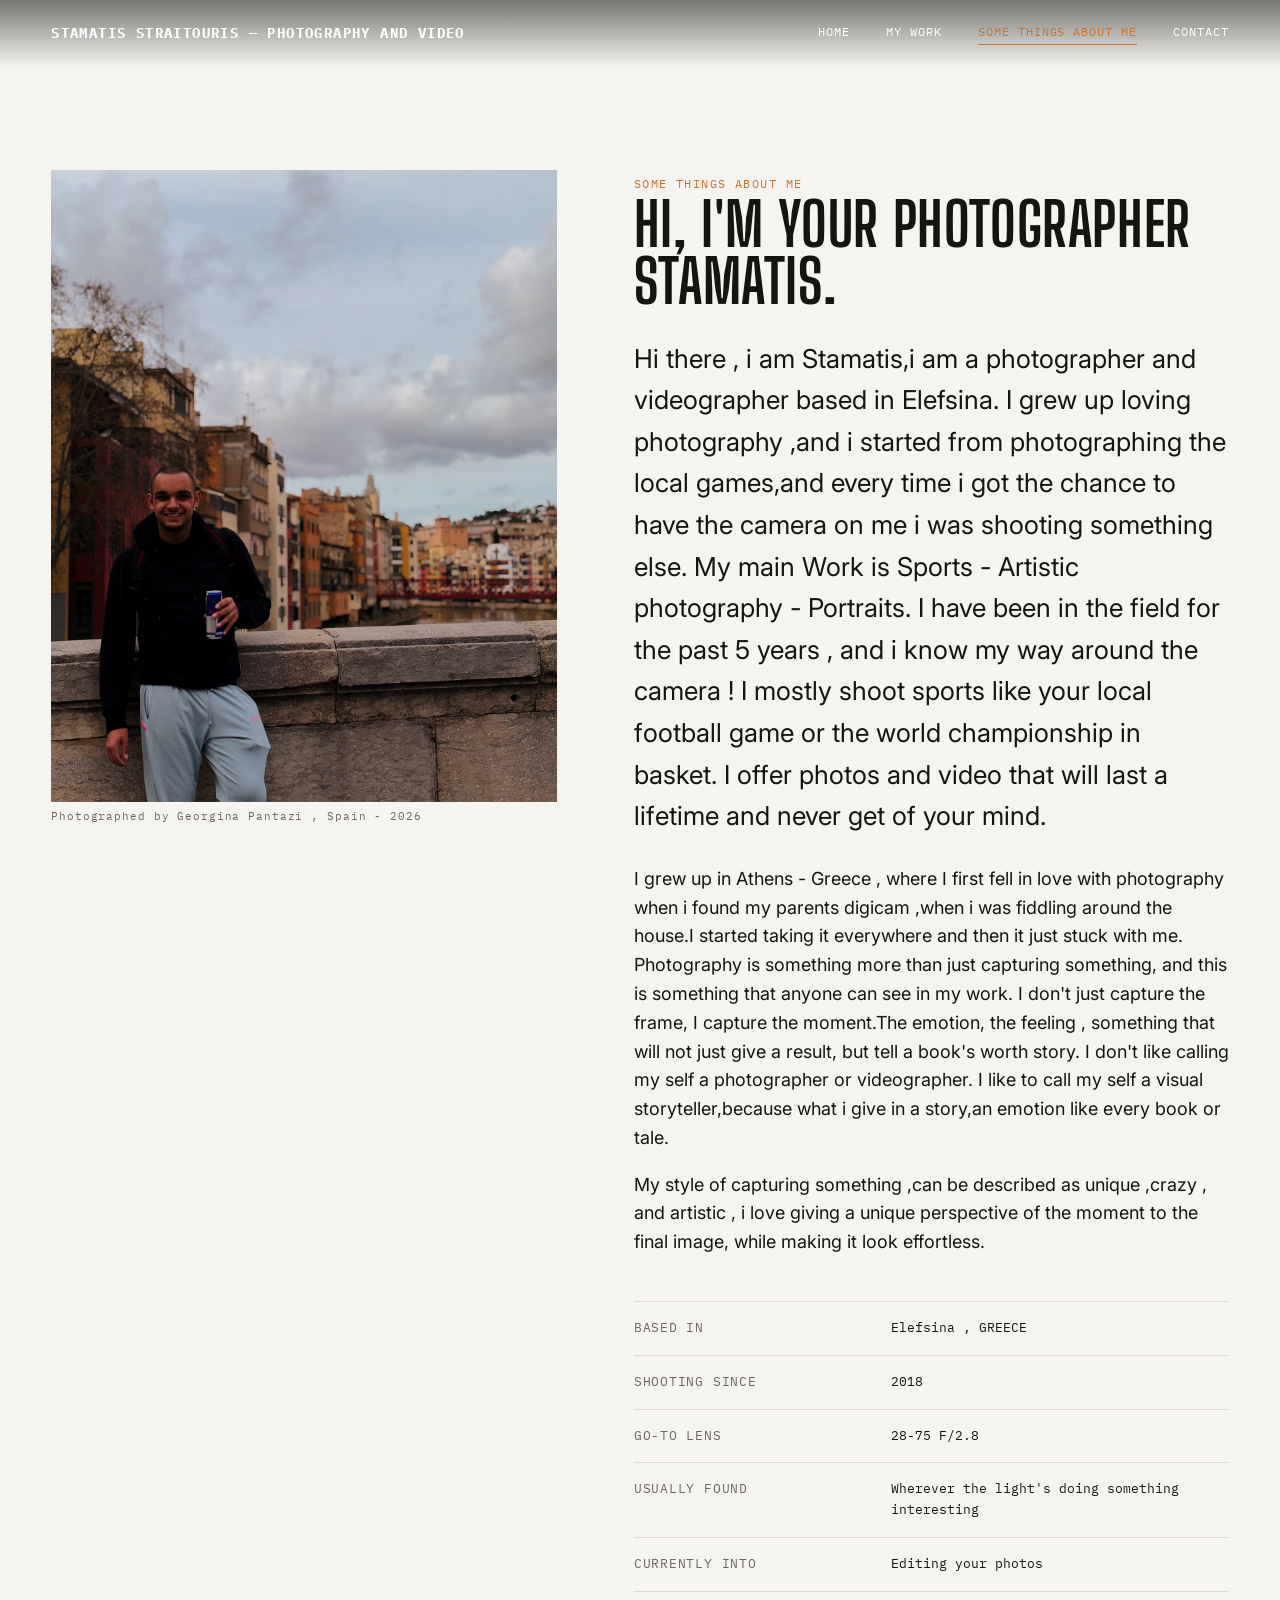
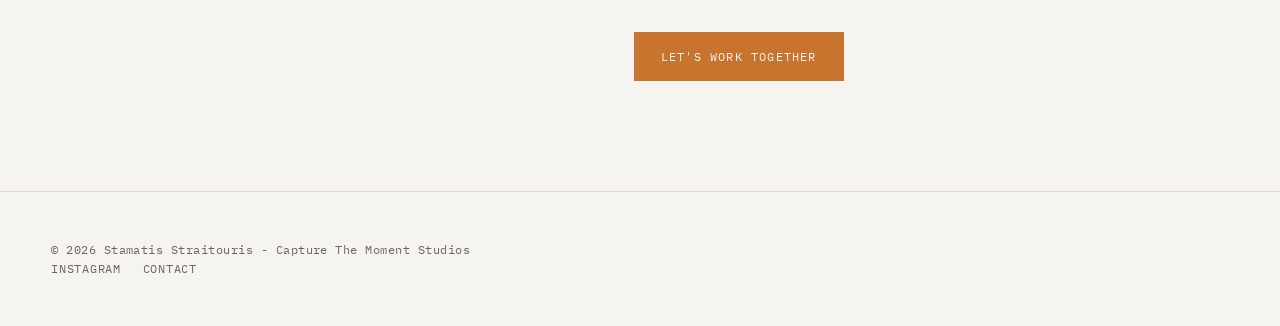
<file: about.html>
<!doctype html>
<html lang="en">
<head>
<meta charset="UTF-8">
<meta name="viewport" content="width=device-width, initial-scale=1.0">
<title>Some Things About Me — Stamatis Straitouris</title>
<link rel="preconnect" href="https://fonts.googleapis.com">
<link rel="preconnect" href="https://fonts.gstatic.com" crossorigin>
<link href="https://fonts.googleapis.com/css2?family=Big+Shoulders+Display:wght@600;700;800&family=IBM+Plex+Mono:wght@400;500;700&family=Inter:wght@400;500;600;700&display=swap" rel="stylesheet">
<link rel="stylesheet" href="css/style.css">
</head>
<body>

<header class="site-header">
  <div class="wrap">
    <a href="index.html" class="wordmark">Stamatis Straitouris — Photography and Video</a>
    <nav class="main-nav">
      <a href="index.html">Home</a>
      <a href="work.html">My Work</a>
      <a href="about.html" class="is-active">Some Things About Me</a>
      <a href="contact.html">Contact</a>
    </nav>
    <button class="nav-toggle" aria-label="Toggle menu"><span></span><span></span><span></span></button>
  </div>
</header>

<section style="padding-top:170px;">
  <div class="wrap about-layout">

    <div class="about-portrait">
      <img src="images/about/portrait.jpg" alt="Portrait of Your Name">
      <span class="about-portrait-tag">Photographed by Georgina Pantazi ,  Spain -  2026</span>
    </div>

    <div class="about-copy">
      <span class="eyebrow">Some Things About Me</span>
      <h1>Hi, I'm Your PHOTOGRAPHER STAMATIS.</h1>

      <p class="lede">Hi there , i am Stamatis,i am a photographer and videographer based in Elefsina. I grew up loving photography ,and i started from photographing the local games,and every time i got the chance to have the camera on me i was shooting something else.  My main Work is Sports - Artistic photography - Portraits. I have been in the field for the past 5 years , and i know my way around the camera ! I mostly shoot sports like your local football game or the world championship in basket. I offer photos and video that will last a lifetime and never get of your mind.  </p>

      <p>I grew up in Athens - Greece , where I first fell in love with photography when i found my parents digicam ,when i was fiddling around the house.I started taking it everywhere and then it just stuck with me. Photography is something more than just capturing something, and this is something that anyone can see in my work. I don't just capture the frame, I capture the moment.The emotion, the feeling , something that will not just give a result, but tell a book's worth story. I don't like calling my self a photographer or videographer. I like to call my self a visual storyteller,because what i give in a story,an emotion like every book or tale. </p>
      <p>My style of capturing something ,can be described as unique ,crazy , and artistic , i love giving a unique perspective of the moment to the final image, while making it look effortless. 

      <dl class="spec-list">
        <div class="spec-row">
          <dt>Based in</dt>
          <dd>Elefsina , GREECE 
        </div>
        <div class="spec-row">
          <dt>Shooting since</dt>
          <dd>2018
        </div>
        <div class="spec-row">
          <dt>Go-to lens</dt>
          <dd>28-75 F/2.8
        </div>
        <div class="spec-row">
          <dt>Usually found</dt>
          <dd>Wherever the light's doing something interesting</dd>
        </div>
        <div class="spec-row">
          <dt>Currently into</dt>
          <dd>Editing your photos 
        </div>
      </dl>

      <div style="margin-top:40px;">
        <a href="contact.html" class="btn btn-amber">Let's Work Together</a>
      </div>
    </div>

  </div>
</section>

<footer class="site-footer">
  <div class="wrap">
    <span class="footer-copy">© 2026 Stamatis Straitouris - Capture The Moment Studios 
    <div class="footer-links">
      <a href="https://www.instagram.com/stamatis.straitouris/" target="_blank" rel="noopener">Instagram</a>
      <a href="contact.html">Contact</a>
    </div>
  </div>
</footer>

<script src="js/script.js"></script>
</body>
</html>
</file>
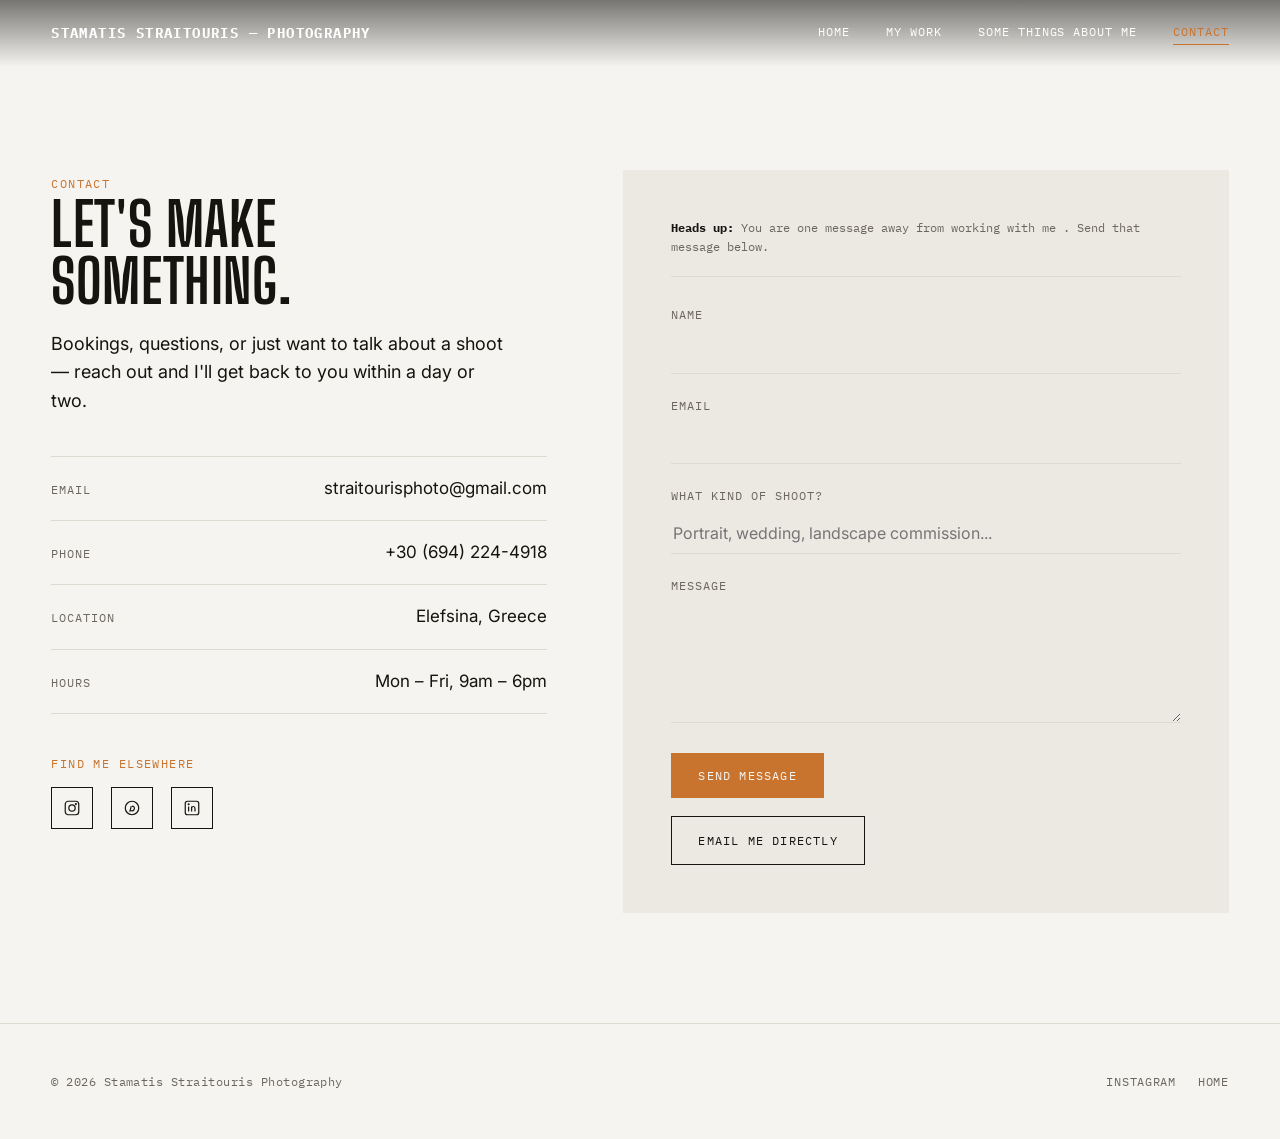
<file: contact.html>
<!doctype html>
<html lang="en">
<head>
<meta charset="UTF-8">
<meta name="viewport" content="width=device-width, initial-scale=1.0">
<title>Contact — Stamatis Straitouris Photography</title>
<link rel="preconnect" href="https://fonts.googleapis.com">
<link rel="preconnect" href="https://fonts.gstatic.com" crossorigin>
<link href="https://fonts.googleapis.com/css2?family=Big+Shoulders+Display:wght@600;700;800&family=IBM+Plex+Mono:wght@400;500;700&family=Inter:wght@400;500;600;700&display=swap" rel="stylesheet">
<link rel="stylesheet" href="css/style.css">
</head>
<body>

<header class="site-header">
  <div class="wrap">
    <a href="index.html" class="wordmark">Stamatis Straitouris — Photography</a>
    <nav class="main-nav">
      <a href="index.html">Home</a>
      <a href="work.html">My Work</a>
      <a href="about.html">Some Things About Me</a>
      <a href="contact.html" class="is-active">Contact</a>
    </nav>
    <button class="nav-toggle" aria-label="Toggle menu"><span></span><span></span><span></span></button>
  </div>
</header>

<section style="padding-top:170px;">
  <div class="wrap contact-layout">

    <div class="contact-info">
      <span class="eyebrow">Contact</span>
      <h1>Let's make<br>something.</h1>
      <p>Bookings, questions, or just want to talk about a shoot — reach out and I'll get back to you within a day or two.</p>

      <ul class="info-list">
        <li><span class="label">Email</span><span class="value"><a href="mailto:straitourisphoto@gmail.com">straitourisphoto@gmail.com</a></span></li>
        <li><span class="label">Phone</span><span class="value"><a href="tel:+306942244918">+30 (694) 224-4918</a></span></li>
        <li><span class="label">Location</span><span class="value">Elefsina, Greece</span></li>
        <li><span class="label">Hours</span><span class="value">Mon – Fri, 9am – 6pm</span></li>
      </ul>

      <span class="eyebrow" style="display:block;margin-bottom:14px;">Find me elsewhere</span>
      <div class="social-row">
        <a href="https://www.instagram.com/stamatis.straitouris/" target="_blank" rel="noopener" aria-label="Instagram">
          <svg viewBox="0 0 24 24" fill="none" stroke-width="1.6"><rect x="3" y="3" width="18" height="18" rx="4"/><circle cx="12" cy="12" r="4.2"/><circle cx="17.2" cy="6.8" r="0.6" fill="currentColor"/></svg>
        </a>
        <a href="#" target="_blank" rel="noopener" aria-label="Pinterest">
          <svg viewBox="0 0 24 24" fill="none" stroke-width="1.6"><circle cx="12" cy="12" r="9"/><path d="M9 17c1-3 1.6-5.4 2-7.4M12 9.5c2.4 0 3.5 1.4 3.2 3.3-.3 1.9-1.6 3-3 3-.7 0-1.2-.3-1.5-.8"/></svg>
        </a>
        <a href="#" target="_blank" rel="noopener" aria-label="LinkedIn">
          <svg viewBox="0 0 24 24" fill="none" stroke-width="1.6"><rect x="3" y="3" width="18" height="18" rx="3"/><line x1="7.5" y1="10" x2="7.5" y2="16.5"/><circle cx="7.5" cy="7" r="0.6" fill="currentColor"/><path d="M11.5 16.5V10M11.5 12.5c0-1.5 1-2.5 2.3-2.5 1.4 0 2.2 1 2.2 2.6v3.9"/></svg>
        </a>
      </div>
    </div>

    <div class="form-card">
      <p class="form-note"><strong>Heads up:</strong> You are one message away from working with me . Send that message below.</p>

      <form action="https://formspree.io/f/mvznejaq" method="POST">
        <div class="field">
          <label for="name">Name</label>
          <input type="text" id="name" name="name" required>
        </div>
        <div class="field">
          <label for="email">Email</label>
          <input type="email" id="email" name="email" required>
        </div>
        <div class="field">
          <label for="shoot-type">What kind of shoot?</label>
          <input type="text" id="shoot-type" name="shoot-type" placeholder="Portrait, wedding, landscape commission...">
        </div>
        <div class="field">
          <label for="message">Message</label>
          <textarea id="message" name="message" required></textarea>
        </div>
        <button type="submit" class="btn btn-amber">Send Message</button>
      </form>

      <div style="margin-top:18px;">
        <a href="mailto:straitourisphoto@gmail.com" class="btn">Email Me Directly</a>
      </div>
    </div>

  </div>
</section>

<footer class="site-footer">
  <div class="wrap">
    <span class="footer-copy">© 2026 Stamatis Straitouris Photography</span>
    <div class="footer-links">
      <a href="https://www.instagram.com/stamatis.straitouris/" target="_blank" rel="noopener">Instagram</a>
      <a href="index.html">Home</a>
    </div>
  </div>
</footer>

<script src="js/script.js"></script>
</body>
</html>
</file>
<file: css/style.css>
/* =========================================================
   PHOTOGRAPHER PORTFOLIO TEMPLATE
   Design language: contact sheet / darkroom.
   Edit the variables below to re-theme the whole site.
   ========================================================= */

:root {
  --paper: #f6f4f0;
  --paper-dim: #ece9e3;
  --ink: #16140f;
  --graphite: #6b6760;
  --hairline: #dedad2;
  --amber: #c8732e;
  --frame: #0e0d0b;

  --font-display: "Big Shoulders Display", sans-serif;
  --font-body: "Inter", sans-serif;
  --font-mono: "IBM Plex Mono", monospace;

  --container: 1280px;
  --gutter: clamp(20px, 4vw, 56px);
}

* { box-sizing: border-box; }
html { scroll-behavior: smooth; }

body {
  margin: 0;
  background: var(--paper);
  color: var(--ink);
  font-family: var(--font-body);
  font-size: 16px;
  line-height: 1.6;
  -webkit-font-smoothing: antialiased;
}

img { max-width: 100%; display: block; }
a { color: inherit; text-decoration: none; }

::selection { background: var(--amber); color: var(--paper); }

:focus-visible {
  outline: 2px solid var(--amber);
  outline-offset: 3px;
}

@media (prefers-reduced-motion: reduce) {
  html { scroll-behavior: auto; }
  * { animation-duration: 0.001ms !important; transition-duration: 0.001ms !important; }
}

.wrap {
  max-width: var(--container);
  margin: 0 auto;
  padding: 0 var(--gutter);
}

.eyebrow {
  font-family: var(--font-mono);
  font-size: 12px;
  letter-spacing: 0.12em;
  text-transform: uppercase;
  color: var(--amber);
}

h1, h2, h3 {
  font-family: var(--font-display);
  font-weight: 700;
  text-transform: uppercase;
  letter-spacing: 0.01em;
  line-height: 0.95;
  margin: 0;
}

p { margin: 0 0 1em; color: var(--ink); }
p:last-child { margin-bottom: 0; }

/* ---------------------------------------------------------
   NAV
   --------------------------------------------------------- */
.site-header {
  position: fixed;
  top: 0; left: 0; right: 0;
  z-index: 100;
  padding: 22px 0;
  background: linear-gradient(to bottom, rgba(14,13,11,0.55), transparent);
  transition: background 0.3s ease, padding 0.3s ease;
}

.site-header.is-solid {
  background: var(--paper);
  padding: 14px 0;
  border-bottom: 1px solid var(--hairline);
}

.site-header .wrap {
  display: flex;
  align-items: center;
  justify-content: space-between;
}

.wordmark {
  font-family: var(--font-mono);
  font-weight: 700;
  font-size: 14px;
  letter-spacing: 0.1em;
  text-transform: uppercase;
  color: #fff;
}
.site-header.is-solid .wordmark { color: var(--ink); }

.main-nav {
  display: flex;
  gap: clamp(16px, 3vw, 36px);
}

.main-nav a {
  font-family: var(--font-mono);
  font-size: 12px;
  letter-spacing: 0.08em;
  text-transform: uppercase;
  color: #fff;
  position: relative;
  padding-bottom: 4px;
}
.site-header.is-solid .main-nav a { color: var(--ink); }

.main-nav a::after {
  content: "";
  position: absolute;
  left: 0; right: 100%;
  bottom: 0;
  height: 1px;
  background: var(--amber);
  transition: right 0.25s ease;
}
.main-nav a:hover::after,
.main-nav a.is-active::after { right: 0; }

.main-nav a.is-active { color: var(--amber); }
.site-header.is-solid .main-nav a.is-active { color: var(--amber); }

.nav-toggle {
  display: none;
  flex-direction: column;
  gap: 5px;
  background: none;
  border: 0;
  cursor: pointer;
  padding: 6px;
}
.nav-toggle span {
  width: 22px; height: 2px;
  background: #fff;
  transition: background 0.3s ease;
}
.site-header.is-solid .nav-toggle span { background: var(--ink); }

@media (max-width: 780px) {
  .nav-toggle { display: flex; }
  .main-nav {
    position: fixed;
    inset: 0 0 0 30%;
    flex-direction: column;
    justify-content: center;
    gap: 28px;
    background: var(--frame);
    padding: 40px;
    transform: translateX(100%);
    transition: transform 0.35s ease;
  }
  .main-nav.is-open { transform: translateX(0); }
  .main-nav a { color: #fff; font-size: 16px; }
  .main-nav a.is-active { color: var(--amber); }
}

/* ---------------------------------------------------------
   BUTTONS
   --------------------------------------------------------- */
.btn {
  display: inline-flex;
  align-items: center;
  gap: 10px;
  font-family: var(--font-mono);
  font-size: 12px;
  letter-spacing: 0.1em;
  text-transform: uppercase;
  padding: 14px 26px;
  border: 1px solid var(--ink);
  color: var(--ink);
  background: transparent;
  cursor: pointer;
  transition: background 0.2s ease, color 0.2s ease, border-color 0.2s ease;
}
.btn:hover { background: var(--ink); color: var(--paper); }

.btn-amber {
  border-color: var(--amber);
  background: var(--amber);
  color: var(--paper);
}
.btn-amber:hover { background: var(--ink); border-color: var(--ink); }

.btn-ghost-light {
  border-color: rgba(255,255,255,0.5);
  color: #fff;
}
.btn-ghost-light:hover { background: #fff; color: var(--ink); }

/* ---------------------------------------------------------
   HERO (home)
   --------------------------------------------------------- */
.hero {
  position: relative;
  height: 100svh;
  min-height: 560px;
  display: flex;
  align-items: flex-end;
  overflow: hidden;
  background: var(--frame);
}
.hero img {
  position: absolute;
  inset: 0;
  width: 100%; height: 100%;
  object-fit: cover;
  opacity: 0.78;
}
.hero::after {
  content: "";
  position: absolute; inset: 0;
  background: linear-gradient(to top, rgba(14,13,11,0.85) 0%, rgba(14,13,11,0.15) 55%, rgba(14,13,11,0.45) 100%);
}
.hero-content {
  position: relative;
  z-index: 2;
  width: 100%;
  padding: 0 var(--gutter) 64px;
  color: #fff;
}
.hero-content h1 {
  font-size: clamp(48px, 11vw, 140px);
  color: #fff;
}
.hero-tagline {
  font-family: var(--font-mono);
  font-size: clamp(13px, 1.6vw, 16px);
  letter-spacing: 0.08em;
  text-transform: uppercase;
  color: var(--paper);
  margin-top: 14px;
  max-width: 46ch;
}
.hero-meta {
  display: flex;
  gap: 28px;
  margin-top: 36px;
}

.scroll-cue {
  position: absolute;
  right: var(--gutter);
  bottom: 32px;
  z-index: 2;
  writing-mode: vertical-rl;
  font-family: var(--font-mono);
  font-size: 11px;
  letter-spacing: 0.15em;
  text-transform: uppercase;
  color: #fff;
  display: flex;
  align-items: center;
  gap: 10px;
}
.scroll-cue::after {
  content: "";
  width: 1px; height: 50px;
  background: rgba(255,255,255,0.5);
}

/* ---------------------------------------------------------
   SECTIONS / GENERIC
   --------------------------------------------------------- */
section { padding: 110px 0; }
.section-tight { padding: 70px 0; }

.section-head {
  display: flex;
  justify-content: space-between;
  align-items: flex-end;
  gap: 24px;
  margin-bottom: 56px;
  border-bottom: 1px solid var(--hairline);
  padding-bottom: 28px;
}
.section-head h2 { font-size: clamp(34px, 5vw, 56px); }
.section-head .eyebrow { display: block; margin-bottom: 10px; }

.intro-block {
  max-width: 720px;
}
.intro-block p {
  font-size: clamp(18px, 2.2vw, 24px);
  line-height: 1.5;
}

/* ---------------------------------------------------------
   FEATURED GRID (home) — contact sheet style
   --------------------------------------------------------- */
.contact-sheet {
  column-count: 3;
  column-gap: var(--gutter);
}
@media (max-width: 900px) { .contact-sheet { column-count: 2; } }
@media (max-width: 560px) { .contact-sheet { column-count: 1; } }

.frame {
  position: relative;
  break-inside: avoid;
  margin-bottom: var(--gutter);
  overflow: hidden;
  background: var(--frame);
}
.frame img {
  width: 100%;
  display: block;
  transition: transform 0.6s ease, opacity 0.4s ease;
}
.frame:hover img { transform: scale(1.045); opacity: 0.9; }

.frame-corners::before,
.frame-corners::after { display: none; }

.frame-tag {
  position: absolute;
  left: 12px; bottom: 12px;
  font-family: var(--font-mono);
  font-size: 11px;
  letter-spacing: 0.08em;
  color: #fff;
  background: rgba(14,13,11,0.55);
  padding: 5px 9px;
  opacity: 0;
  transform: translateY(6px);
  transition: opacity 0.25s ease, transform 0.25s ease;
}
.frame:hover .frame-tag { opacity: 1; transform: translateY(0); }

.frame .bracket {
  position: absolute;
  width: 18px; height: 18px;
  border: 1px solid #fff;
  opacity: 0;
  transition: opacity 0.25s ease;
}
.frame:hover .bracket { opacity: 0.85; }
.bracket.tl { top: 10px; left: 10px; border-right: 0; border-bottom: 0; }
.bracket.tr { top: 10px; right: 10px; border-left: 0; border-bottom: 0; }
.bracket.bl { bottom: 10px; left: 10px; border-right: 0; border-top: 0; }
.bracket.br { bottom: 10px; right: 10px; border-left: 0; border-top: 0; }

.view-all-row {
  margin-top: 48px;
  display: flex;
  justify-content: center;
}

/* ---------------------------------------------------------
   WORK INDEX — category cards
   --------------------------------------------------------- */
.page-banner {
  padding: 170px 0 60px;
  border-bottom: 1px solid var(--hairline);
}
.page-banner h1 { font-size: clamp(44px, 8vw, 96px); }
.page-banner .eyebrow { margin-bottom: 14px; }
.page-banner p { max-width: 56ch; margin-top: 18px; font-size: 17px; color: var(--graphite); }

.category-grid {
  display: grid;
  grid-template-columns: repeat(3, 1fr);
  gap: var(--gutter);
}
@media (max-width: 900px) { .category-grid { grid-template-columns: 1fr; } }

.category-card {
  position: relative;
  display: block;
  aspect-ratio: 4 / 5;
  overflow: hidden;
  background: var(--frame);
}
.category-card img {
  width: 100%; height: 100%;
  object-fit: cover;
  opacity: 0.82;
  transition: transform 0.6s ease, opacity 0.4s ease;
}
.category-card:hover img { transform: scale(1.06); opacity: 0.95; }
.category-card::after {
  content: "";
  position: absolute; inset: 0;
  background: linear-gradient(to top, rgba(14,13,11,0.88), rgba(14,13,11,0.05) 55%);
}
.category-card-body {
  position: absolute;
  left: 0; right: 0; bottom: 0;
  z-index: 2;
  padding: 26px;
  color: #fff;
}
.category-index {
  font-family: var(--font-mono);
  font-size: 12px;
  letter-spacing: 0.1em;
  color: var(--amber);
  display: block;
  margin-bottom: 8px;
}
.category-card-body h3 { font-size: clamp(26px, 3vw, 36px); color: #fff; }
.category-count {
  font-family: var(--font-mono);
  font-size: 12px;
  color: rgba(255,255,255,0.75);
  margin-top: 8px;
  letter-spacing: 0.06em;
}

/* ---------------------------------------------------------
   GALLERY (work-*.html)
   --------------------------------------------------------- */
.gallery-grid {
  display: grid;
  grid-template-columns: repeat(3, 1fr);
  gap: var(--gutter);
}
@media (max-width: 900px) { .gallery-grid { grid-template-columns: repeat(2, 1fr); } }
@media (max-width: 560px) { .gallery-grid { grid-template-columns: 1fr; } }

.gallery-item {
  position: relative;
  cursor: zoom-in;
  overflow: hidden;
  background: var(--frame);
  border: 0;
  padding: 0;
  display: block;
  width: 100%;
  aspect-ratio: 4 / 5;
}
.gallery-item img {
  width: 100%;
  height: 100%;
  object-fit: cover;
  display: block;
  transition: transform 0.5s ease, opacity 0.35s ease;
}
.gallery-item:hover img { transform: scale(1.04); opacity: 0.9; }
.gallery-item .frame-tag { left: 10px; bottom: 10px; }

.back-link {
  font-family: var(--font-mono);
  font-size: 12px;
  letter-spacing: 0.08em;
  text-transform: uppercase;
  color: var(--graphite);
  display: inline-flex;
  align-items: center;
  gap: 8px;
  margin-bottom: 18px;
}
.back-link:hover { color: var(--amber); }

/* Lightbox */
.lightbox {
  position: fixed; inset: 0;
  z-index: 200;
  background: rgba(14,13,11,0.96);
  display: none;
  align-items: center;
  justify-content: center;
  padding: 5vh 5vw;
}
.lightbox.is-open { display: flex; }
.lightbox img {
  max-width: 100%; max-height: 86vh;
  object-fit: contain;
  box-shadow: 0 30px 80px rgba(0,0,0,0.5);
}
.lightbox-caption {
  position: absolute;
  left: 50%; bottom: 28px;
  transform: translateX(-50%);
  font-family: var(--font-mono);
  font-size: 12px;
  letter-spacing: 0.08em;
  color: rgba(255,255,255,0.75);
}
.lightbox-close,
.lightbox-prev,
.lightbox-next {
  position: absolute;
  background: none;
  border: 1px solid rgba(255,255,255,0.3);
  color: #fff;
  width: 44px; height: 44px;
  display: flex; align-items: center; justify-content: center;
  cursor: pointer;
  font-family: var(--font-mono);
  font-size: 18px;
  transition: border-color 0.2s ease, color 0.2s ease;
}
.lightbox-close:hover,
.lightbox-prev:hover,
.lightbox-next:hover { border-color: var(--amber); color: var(--amber); }
.lightbox-close { top: 24px; right: 24px; }
.lightbox-prev { left: 24px; top: 50%; transform: translateY(-50%); }
.lightbox-next { right: 24px; top: 50%; transform: translateY(-50%); }
@media (max-width: 640px) {
  .lightbox-prev, .lightbox-next { width: 36px; height: 36px; font-size: 15px; }
}

/* ---------------------------------------------------------
   ABOUT
   --------------------------------------------------------- */
.about-layout {
  display: grid;
  grid-template-columns: 0.85fr 1fr;
  gap: clamp(32px, 6vw, 90px);
  align-items: start;
}
@media (max-width: 860px) { .about-layout { grid-template-columns: 1fr; } }

.about-portrait { position: relative; }
.about-portrait img { width: 100%; }
.about-portrait-tag {
  font-family: var(--font-mono);
  font-size: 11px;
  letter-spacing: 0.08em;
  color: var(--graphite);
  margin-top: 12px;
}

.about-copy h1 {
  font-size: clamp(36px, 5vw, 60px);
  margin-bottom: 28px;
}
.about-copy p {
  font-size: 18px;
  color: var(--ink);
}
.about-copy .lede {
  font-size: clamp(20px, 2.4vw, 26px);
  color: var(--ink);
  margin-bottom: 28px;
}

.spec-list {
  margin-top: 44px;
  border-top: 1px solid var(--hairline);
}
.spec-row {
  display: grid;
  grid-template-columns: 1fr 1.4fr;
  gap: 16px;
  padding: 16px 0;
  border-bottom: 1px solid var(--hairline);
  font-family: var(--font-mono);
  font-size: 13px;
}
.spec-row dt {
  color: var(--graphite);
  letter-spacing: 0.06em;
  text-transform: uppercase;
}
.spec-row dd { margin: 0; color: var(--ink); }

/* ---------------------------------------------------------
   CONTACT
   --------------------------------------------------------- */
.contact-layout {
  display: grid;
  grid-template-columns: 0.9fr 1.1fr;
  gap: clamp(32px, 6vw, 90px);
}
@media (max-width: 860px) { .contact-layout { grid-template-columns: 1fr; } }

.contact-info h1 { font-size: clamp(36px, 5vw, 60px); margin-bottom: 20px; }
.contact-info > p { font-size: 18px; max-width: 42ch; margin-bottom: 40px; }

.info-list { list-style: none; padding: 0; margin: 0 0 40px; }
.info-list li {
  border-top: 1px solid var(--hairline);
  padding: 18px 0;
  display: flex;
  justify-content: space-between;
  gap: 12px;
  align-items: baseline;
}
.info-list li:last-child { border-bottom: 1px solid var(--hairline); }
.info-list .label {
  font-family: var(--font-mono);
  font-size: 12px;
  letter-spacing: 0.08em;
  text-transform: uppercase;
  color: var(--graphite);
}
.info-list .value { font-size: 17px; text-align: right; }
.info-list a:hover { color: var(--amber); }

.social-row { display: flex; gap: 18px; }
.social-row a {
  width: 42px; height: 42px;
  border: 1px solid var(--ink);
  display: flex; align-items: center; justify-content: center;
  transition: background 0.2s ease, border-color 0.2s ease;
}
.social-row a:hover { background: var(--ink); }
.social-row a:hover svg { stroke: var(--paper); }
.social-row svg { width: 18px; height: 18px; stroke: var(--ink); transition: stroke 0.2s ease; }

.form-card {
  background: var(--paper-dim);
  padding: clamp(28px, 4vw, 48px);
}
.form-note {
  font-family: var(--font-mono);
  font-size: 12px;
  color: var(--graphite);
  margin-bottom: 28px;
  padding-bottom: 20px;
  border-bottom: 1px solid var(--hairline);
}
.form-note strong { color: var(--ink); }

.field { margin-bottom: 22px; }
.field label {
  display: block;
  font-family: var(--font-mono);
  font-size: 12px;
  letter-spacing: 0.08em;
  text-transform: uppercase;
  color: var(--graphite);
  margin-bottom: 8px;
}
.field input,
.field textarea {
  width: 100%;
  border: 0;
  border-bottom: 1px solid var(--hairline);
  background: transparent;
  padding: 10px 2px;
  font-family: var(--font-body);
  font-size: 16px;
  color: var(--ink);
  resize: vertical;
}
.field input:focus,
.field textarea:focus {
  border-bottom-color: var(--amber);
  outline: none;
}
.field textarea { min-height: 120px; }

/* ---------------------------------------------------------
   FOOTER
   --------------------------------------------------------- */
.site-footer {
  border-top: 1px solid var(--hairline);
  padding: 48px 0;
  margin-top: 0;
}
.site-footer .wrap {
  display: flex;
  justify-content: space-between;
  align-items: center;
  gap: 16px;
  flex-wrap: wrap;
}
.footer-copy {
  font-family: var(--font-mono);
  font-size: 12px;
  letter-spacing: 0.04em;
  color: var(--graphite);
}
.footer-links { display: flex; gap: 22px; }
.footer-links a {
  font-family: var(--font-mono);
  font-size: 12px;
  letter-spacing: 0.06em;
  text-transform: uppercase;
  color: var(--graphite);
}
.footer-links a:hover { color: var(--amber); }
</file>
